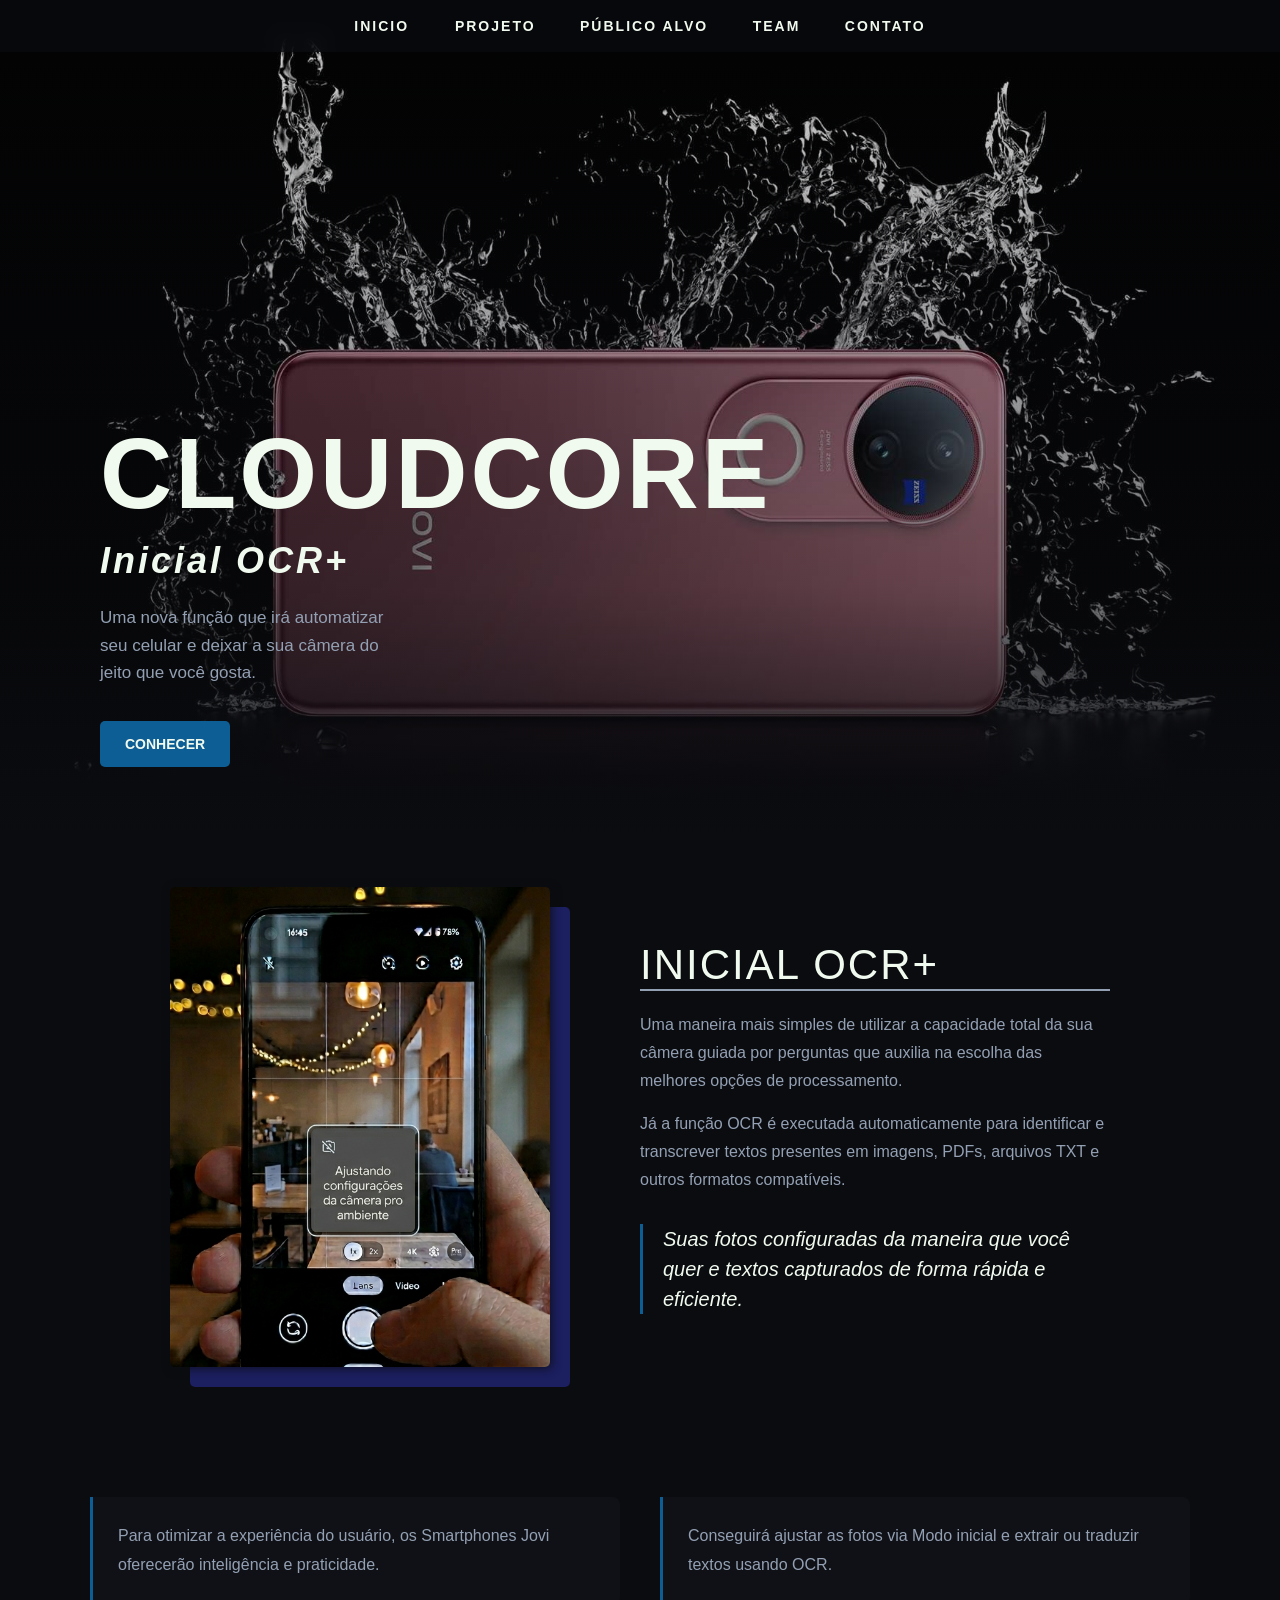
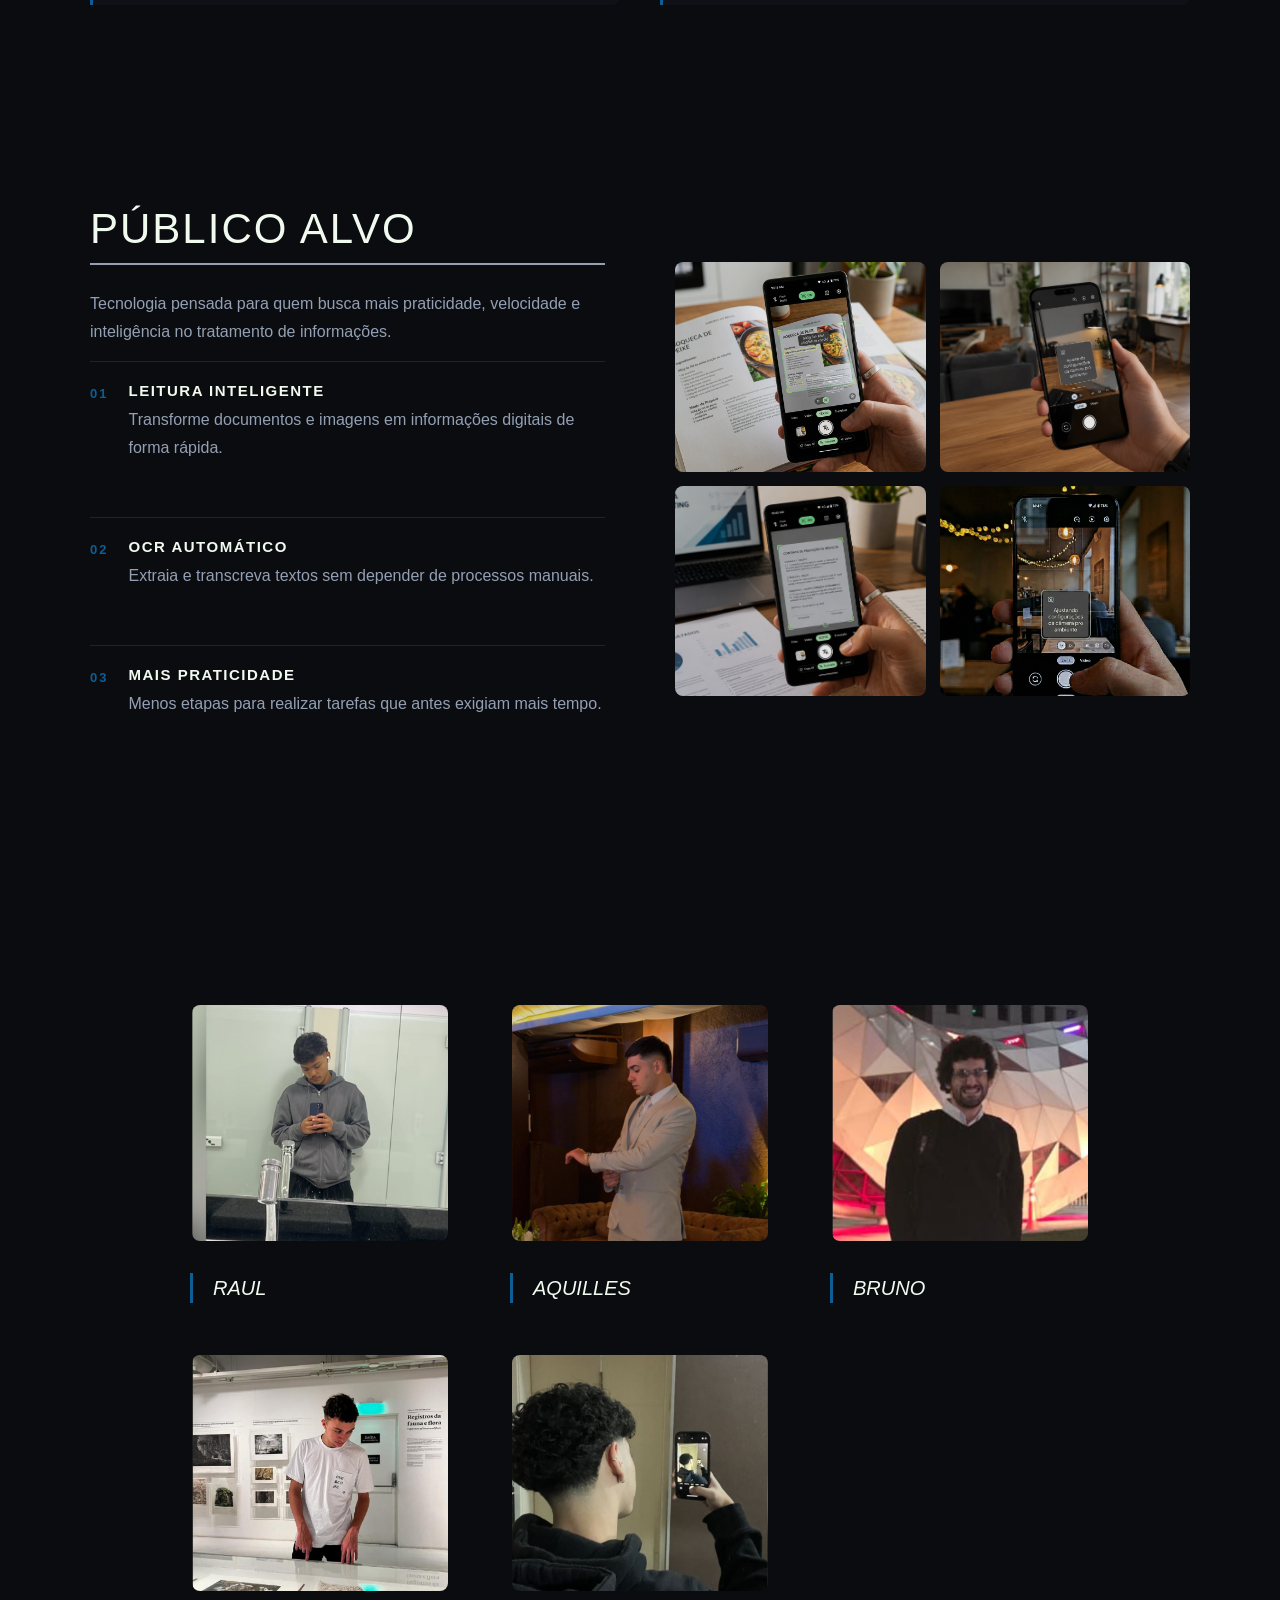
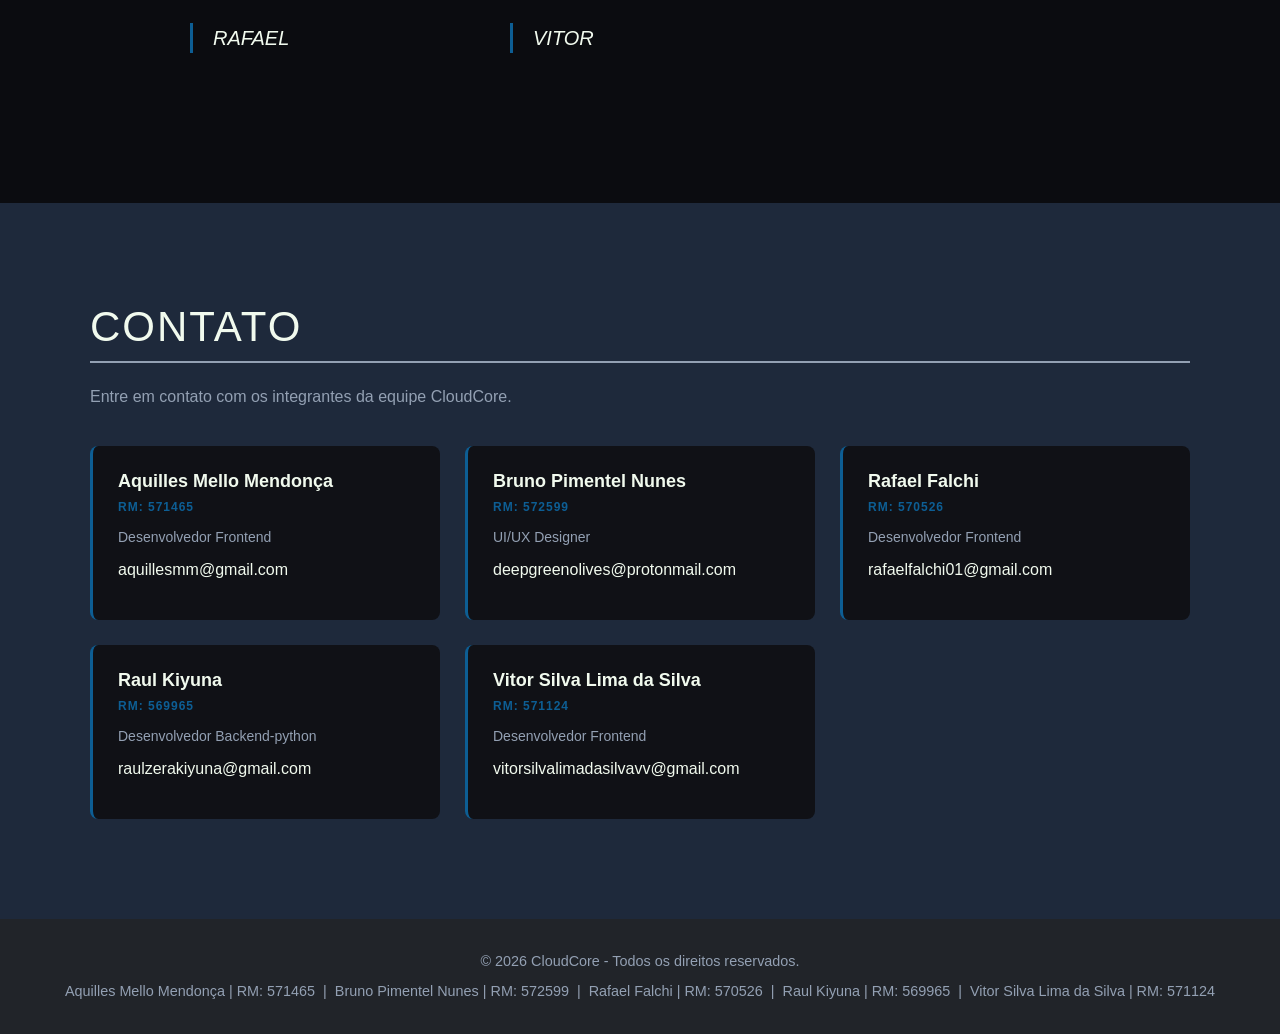
<file: SPRINT/index.html>
<!DOCTYPE html>
<html lang="en">

<head>
    <meta charset="UTF-8">
    <meta name="viewport" content="width=device-width, initial-scale=1.0">
    <title>SPRINT-3</title>
    <link rel="stylesheet" href="./style.css">
    <link rel="stylesheet" href="./responsive.css">
</head>

<body>
    <main id="inicio">
        <header class="menu">
            <nav>
                <a href="#inicio">Inicio </a>
                <a href="#projeto">Projeto</a>
                <a href="#alvo">Público Alvo</a>
                <a href="#team">Team</a>
                <a href="#contato">Contato</a>


            </nav>
        </header>

        <section id="box">
            <div class="box-content">
                <h1>
                    CLOUDCORE
                    <span>Inicial OCR+</span>
                </h1>
                <p class="box-desc">
                    Uma nova função que irá automatizar seu celular e deixar a sua câmera do jeito que você gosta.
                </p>
                <a href="#projeto" class="btn">
                    Conhecer
                </a>
            </div>
        </section>

        <section class="conteudo" id="projeto">
            <div class="img-c" role="img"></div>
            <div class="text">
                <h2>INICIAL OCR+</h2>
                <p>Uma maneira mais simples de utilizar a capacidade total da sua câmera guiada por perguntas que
                    auxilia na escolha das melhores opções de processamento.
                </p>
                <p>Já a função OCR é executada automaticamente para identificar e transcrever textos presentes em
                    imagens, PDFs, arquivos TXT e outros formatos compatíveis.
                </p>
                <blockquote>
                    Suas fotos configuradas da maneira que você quer e textos capturados de forma rápida e eficiente.
                </blockquote>


            </div>
            </div>
        </section>

        <section class="van">
            <div class="van-grid">
                <div class="van-content">
                    <div class="text-block">
                        <p>Para otimizar a experiência do usuário, os Smartphones Jovi oferecerão inteligência e
                            praticidade.</p>
                    </div>
                    <div class="text-block">
                        <p>Conseguirá ajustar as fotos via Modo inicial e extrair ou traduzir textos usando OCR.</p>
                    </div>
                </div>
            </div>
        </section>

        <section class="publico-alvo" id="alvo">
            <div class="publico-texto">
                <h3>PÚBLICO ALVO</h3>
                <p class="publico-intro">
                    Tecnologia pensada para quem busca mais
                    praticidade, velocidade e inteligência no
                    tratamento de informações.
                </p>
                <div class="insights">
                    <div class="insight">
                        <span>01</span>
                        <div>
                            <h4>LEITURA INTELIGENTE</h4>
                            <p>
                                Transforme documentos e imagens
                                em informações digitais de forma rápida.
                            </p>
                        </div>
                    </div>

                    <div class="insight">
                        <span>02</span>
                        <div>
                            <h4>OCR AUTOMÁTICO</h4>
                            <p>
                                Extraia e transcreva textos sem
                                depender de processos manuais.
                            </p>
                        </div>
                    </div>

                    <div class="insight">
                        <span>03</span>
                        <div>
                            <h4>MAIS PRATICIDADE</h4>
                            <p>
                                Menos etapas para realizar tarefas
                                que antes exigiam mais tempo.
                            </p>
                        </div>
                    </div>
                </div>
            </div>

            <div class="publico-galeria">
                <img src="./images/OCR1.png" alt="Exemplo da função OCR">
                <img src="./images/inicial1.png" alt="Exemplo do modo inicial">
                <img src="./images/OCR2.png" alt="Exemplo de captura OCR">
                <img src="./images/Módulo automático.png" alt="Exemplo do módulo automático">
            </div>
        </section>

        <section class="team" id="team">
            <div class="team-content">

            </div>

            <div class="team_container">
                <div class="team-card">
                    <img src="./images/user-1.png" class="img-t" alt="Raul">
                    <blockquote> RAUL</blockquote>
                </div>

                <div class="team-card">
                    <img src="./images/user-2.png" class="img-t" alt="Aquilles">
                    <BLOckquote> AQUILLES</BLOckquote>
                </div>
                <div class="team-card">
                    <img src="./images/user-3.png" class="img-t" alt="Bruno">
                    <BLOckquote> BRUNO</BLOckquote>
                </div>
                <div class="team-card">
                    <img src="./images/user-4.png" class="img-t" alt="Rafael">
                    <BLOckquote>RAFAEL</BLOckquote>
                </div>
                <div class="team-card">
                    <img src="./images/user-5.png" class="img-t" alt="Vitor">
                    <blockquote>VITOR</blockquote>
                </div>
            </div>
        </section>

        <section class="contato" id="contato">
            <div class="contato-container">
                <h3>CONTATO</h3>
                <p class="contato-intro">Entre em contato com os integrantes da equipe CloudCore.</p>

                <div class="contato-grid">
                    <div class="contato-card">
                        <h4>Aquilles Mello Mendonça</h4>
                        <span class="rm">RM: 571465</span>
                        <p class="funcao">Desenvolvedor Frontend</p>
                        <p>aquillesmm@gmail.com</p>
                    </div>

                    <div class="contato-card">
                        <h4>Bruno Pimentel Nunes</h4>
                        <span class="rm">RM: 572599</span>
                        <p class="funcao">UI/UX Designer</p>
                        <p>deepgreenolives@protonmail.com</p>
                    </div>

                    <div class="contato-card">
                        <h4>Rafael Falchi</h4>
                        <span class="rm">RM: 570526</span>
                        <p class="funcao">Desenvolvedor Frontend</p>
                        <p>rafaelfalchi01@gmail.com</p>
                    </div>

                    <div class="contato-card">
                        <h4>Raul Kiyuna</h4>
                        <span class="rm">RM: 569965</span>
                        <p class="funcao">Desenvolvedor Backend-python</p>
                        <p>raulzerakiyuna@gmail.com</p>
                    </div>

                    <div class="contato-card">
                        <h4>Vitor Silva Lima da Silva</h4>
                        <span class="rm">RM: 571124</span>
                        <p class="funcao">Desenvolvedor Frontend</p>
                        <p>vitorsilvalimadasilvavv@gmail.com</p>
                    </div>
                </div>
            </div>
        </section>

        <footer class="rodape">
            <p id="integrantes">© 2026 CloudCore - Todos os direitos reservados.</p>
            <p> Aquilles Mello Mendonça | RM: 571465 &nbsp;|&nbsp; Bruno Pimentel Nunes | RM: 572599 &nbsp;|&nbsp;
                Rafael Falchi | RM: 570526 &nbsp;|&nbsp; Raul Kiyuna | RM: 569965 &nbsp;|&nbsp; Vitor Silva Lima da
                Silva | RM: 571124</p>

        </footer>
    </main>

</body>

</html>
</file>
<file: SPRINT/style.css>
:root{
    --primary: #0d5e94;
    --secondary:#2a177f;
    --tertiary: #212429;
    --quartenary:#1e293b;
    --dark: #0b0c10;
    --light: #F1FAEE;
    --gray: #93a0b3;

    --title: 'Anton', 'Arial Narrow', sans-serif;
    --text: 'Work Sans', Arial, sans-serif;
}

::selection {
    background: var(--primary);
    color: var(--light);
}

html {
    scroll-behavior: smooth;
}

* {  
    box-sizing: border-box;
}

body {
    margin: 0;
    padding: 0;
    font-family: var(--text);
    background: var(--dark);
    color: var(--light);
    
}

.menu {
    position: fixed;
    width: 100%;
    top: 0;
    z-index: 10;
    display: flex;
    justify-content: center;
    padding: 17px 15px;
    background: #0b0c10b3;
    backdrop-filter: blur(10px);
}

.menu a {
    color: var(--light);
    text-decoration: none;
    text-transform: uppercase;
    font-size: 14px;
    letter-spacing: 2px;
    font-weight: 700;
    margin: 0 15px;
    padding: 7px 5px;
    border-bottom: 3px solid transparent;
    transition: border-color .5s ease;
}

.menu a:hover,
.menu a:focus {
    border-color: var(--primary);
    outline: none;
}

#box {
    display: flex;
    align-items:flex-end;
    height: 93vh;
    padding: 70px 100px;
    background-image:
        linear-gradient(180deg, #0b0c1026 0%, #0b0c108c 70%, var(--dark) 100%),
        url(./images/jovicell.jpg);
    background-size: cover;
    background-position: center;
}

h1 {
    font-family: var(--title);
    color: var(--light);
    text-transform: uppercase;
    font-size: 100px;
    line-height: 1;
    letter-spacing: 3px;
    margin: 0;
}

h1 span {
    display: block;
    color: var(--light);
    font-family: var(--text);
    font-size: 36px;
    font-weight: 600;
    margin-top: 20px;
    font-style: italic;
    text-transform: capitalize;
}

.box-desc {
    max-width: 40%;
    color: var(--gray);
    font-size: 17px;
    line-height: 1.6;
    margin: 25px 0 35px;
    
}
 
.btn {
    background: var(--primary);
    color: var(--light);
    text-transform: uppercase;
    text-decoration: none;
    font-weight: 600;
    font-size: 14px;
    padding: 15px 25px;
    border-radius: 5px;
    display: block;
    width: fit-content;
    transition: transform .25s ease, background .25s ease;
}

.btn:hover,
.btn:focus {    
    background: var(--secondary);
    transform: scale(1.05) translateX(5px);
    outline: none;
}

.conteudo {
    display: flex;
    align-items: center;
    justify-content: space-between;
    padding: 50px 0 100px;
    max-width: 940px;
    margin: 0 auto;
}

.img-c {
    background-image: url(./images/Módulo\ automático.png);
    background-size: cover;
    background-position: center;
    width: 380px;
    height: 480px;
    border-radius: 5px;
    box-shadow: 2px 2px 10px #0b0c10bf, 20px 20px 0 #393fe65f;
}

.text { 
    width: 50%;
}

h2 {
    font-family: var(--title);
    text-transform: uppercase;
    font-size: 42px;
    letter-spacing: 2px;
    font-weight: 400;
    margin: 0 0 20px;
    color: var(--light);
    border-bottom: 2px solid var(--gray)
}

.text p {
    color: var(--gray);
    font-size: 16px;
    line-height: 1.75;
    margin: 0 0 15px;
}

blockquote {
    color: var(--light);
    font-size: 20px;
    font-style: italic;
    line-height: 1.5;
    margin: 30px 0 0;
    padding-left: 20px;
    border-left: 3px solid var(--primary);
}

.van {
    width: 90%;
    max-width: 1100px;

    margin: 0 auto;

    padding: 30px 0 100px;
}

.van-grid {
    display: flex;
    flex-direction: column;
    align-items: flex-start;
    gap: 40px; 
}
.van-content {
    display: grid;
    grid-template-columns: repeat(2, 1fr);
    gap: 40px;
}

.text-block {
    padding: 25px;

    border-left: 3px solid var(--primary);

    background: #101116;
    border-radius: 0 8px 8px 0;
}

.text-block p {
    margin: 0;

    font-size: 1rem;
    line-height: 1.8;

    color: var(--gray);
    text-align: left;
    font-weight: 400;
}




h3 {
    font-family: var(--title);
    text-transform: uppercase;
    font-size: 42px;
    letter-spacing: 2px;
    font-weight: 400;
    margin: 0 0 25px;
    padding-bottom: 10px;
    color: var(--light);
    border-bottom: 2px solid var(--gray);
}


.publico-intro {
    color: var(--gray);
    font-size: 17px;
    line-height: 1.7;
    max-width: 500px;
    margin-bottom: 40px;
}

.insights {
    display: flex;
    flex-direction: column;
    gap: 20px;
}

.insight {
    display: flex;
    align-items: flex-start;
    gap: 20px;
    padding: 20px 0;
    border-top: 1px solid #ffffff18;
    transition: transform 0.3s ease;
}

.insight > span {
    color: var(--primary);
    font-size: 13px;
    font-weight: 700;
    letter-spacing: 2px;
    padding-top: 4px;
}

.insight h4 {
    margin: 0 0 7px;
    color: var(--light);
    font-size: 15px;
    letter-spacing: 1.5px;
    font-weight: 600;
}

.insight p {
    margin: 0;
    color: var(--gray);
    font-size: 14px;
    line-height: 1.6;
}



.publico-alvo {
    display: grid;
    grid-template-columns: 1fr 1fr;
    align-items: center;
    gap: 70px;
    width: 90%;
    max-width: 1100px;
    margin: 0 auto;
    padding: 100px 0;
}

.publico-texto p {
    color: var(--gray);
    font-size: 16px;
    line-height: 1.75;
    margin: 0 0 15px;
}


.publico-galeria {
    display: grid;
    grid-template-columns: repeat(2, 1fr);
    gap: 14px;
}

.publico-galeria img {
    width: 100%;
    height: 210px;

    object-fit: cover;

    border-radius: 8px;

    opacity: 0.9;

    transition:
        transform 0.3s ease,
        opacity 0.3s ease;
}

.publico-galeria img:hover {
    transform: scale(1.03);
    opacity: 1;
}

.team {
    background-color:var(--dark); 
    padding: 100px 20px;
}

.team_container {
    display: grid;
    grid-template-columns: repeat(3, 1fr);
    gap: 50px 60px;
    max-width: 1000px;
    margin: 0 auto;
    padding: 50px 50px;
}


.team-card {
    position: relative;
    overflow: hidden;
    width: 100%;
    
}

.img-t {
    width: 100%;
    height: 240px;
    object-fit: cover;
    display: block;
    border-radius: 10px;
    border: 2px solid var(--dark);
}

.img-t:hover,
.img-t:focus {
    outline: 2px solid blue;
}

.contato {
    background-color: var(--quartenary);
    padding: 100px 0;
}

.contato-container {
    width: 90%;
    max-width: 1100px;
    margin: 0 auto;
}

.contato-intro {
    color: var(--gray);
    font-size: 16px;
    margin-bottom: 40px;
}

.contato-grid {
    display: grid;
    grid-template-columns: repeat(auto-fit, minmax(280px, 1fr));
    gap: 25px;
}

.contato-card {
    background: #101116;
    padding: 25px;
    border-radius: 8px;
    border-left: 3px solid var(--primary);
    transition: transform 0.3s ease, border-color 0.3s ease;
}

.contato-card:hover {
    border-left-color: var(--secondary);
}

.contato-card h4 {
    margin: 0 0 5px;
    color: var(--light);
    font-size: 18px;
    font-weight: 600;
}

.contato-card .rm {
    display: inline-block;
    color: var(--primary);
    font-size: 12px;
    font-weight: 700;
    letter-spacing: 1px;
    margin-bottom: 15px;
}

.contato-card .funcao {
    margin: 0 0 15px;
    color: var(--gray);
    font-size: 14px;
}

.contato-card .email {
    color: var(--light);
    text-decoration: none;
    font-size: 14px;
    word-break: break-all;
    transition: color 0.25s ease;
}
footer {
        background-color: var(--tertiary);
        text-align: center;
        padding: 20px;
        font-size: 0.9rem;
        color: var(--gray);
}
</file>
<file: SPRINT/responsive.css>
html,
body {
    overflow-x: hidden;
    width: 100%;
}

@media (max-width: 768px) {
.menu {
    position: fixed;
    width: 100%;
    padding: 15px 10px;
    gap: 10px;
    flex-wrap: wrap;
}
.menu a {
    margin: 0;
    padding: 6px 10px;
    font-size: 11px;
    letter-spacing: 1px;
}
@media screen and (max-width: 768px) {
    #box {
        height: auto;
        min-height: 80vh;
        padding: 40px 24px;
        justify-content: center;
        align-items: flex-end;
        text-align: center;
    }

    h1 {
        font-size: 42px;
        letter-spacing: 1px;
    }

    h1 span {
        font-size: 18px;
        margin-top: 10px;
    }

    .box-desc {
        max-width: 100%;
        font-size: 15px;
        margin: 20px 0 30px;
    }

    .btn {
        width: 100%;
        text-align: center;
        box-sizing: border-box;
    }

    .conteudo {
        width: 100%;
        flex-direction: column;
        gap: 45px;
        padding: 70px 24px;
    }

    .img-c {
        width: 100%;
        max-width: 380px;
        height: 380px;
        margin: 0 auto;
        box-shadow: none;
    }

    .text {
        width: 100%;
        max-width: 100%;
        text-align: left;
    }

    h2,
    h3 {
        font-size: 28px;
        margin-bottom: 15px;
    }

    .text p {
        font-size: 15px;
        line-height: 1.7;
    }

    blockquote {
        font-size: 16px;
        margin: 20px 0 0;
        padding-left: 15px;
    }
}
.van {
    width: 100% !important;
    padding: 30px 24px 70px !important;
}

.van-content {
    grid-template-columns: 1fr !important;
    gap: 20px;
}
.text-block {
    padding: 20px;
}
.text-block p {
    font-size: 15px;
    line-height: 1.7;
}
.publico-alvo {
    width: 100% !important;
    grid-template-columns: 1fr !important;
    gap: 45px;
padding: 70px 24px !important;
}
.publico-texto {
    width: 100%;
}
.publico-intro {
    font-size: 15px;
    line-height: 1.7;
    margin-bottom: 30px;
}
.insights {
    gap: 10px;
}

.insight {
    gap: 15px;
    padding: 18px 0;
}

.insight > span {
    font-size: 11px;
    min-width: 25px;
}

.insight h4 {
    font-size: 14px;
    letter-spacing: 1px;
}

.insight p {
    font-size: 13px;
    line-height: 1.6;
}
.publico-galeria {
    grid-template-columns: repeat(2, 1fr) !important;
    gap: 12px;
}
.publico-galeria img {
    width: 100%;
    height: 160px;
    border-radius: 8px;
}
.team {
    padding: 60px 24px !important;
}
.team_container {
    grid-template-columns: 1fr !important;
    padding: 20px 0 !important;
    gap: 25px;
}
.img-t {
    height: 220px;
}
footer {
    padding: 25px 20px;
    font-size: 0.75rem;
    line-height: 1.6;
}

.contato {
    padding: 60px 24px !important;
}

.contato-grid {
    grid-template-columns: 1fr !important;
    gap: 20px;
}

.contato-card {
    padding: 20px;
}
}
</file>
